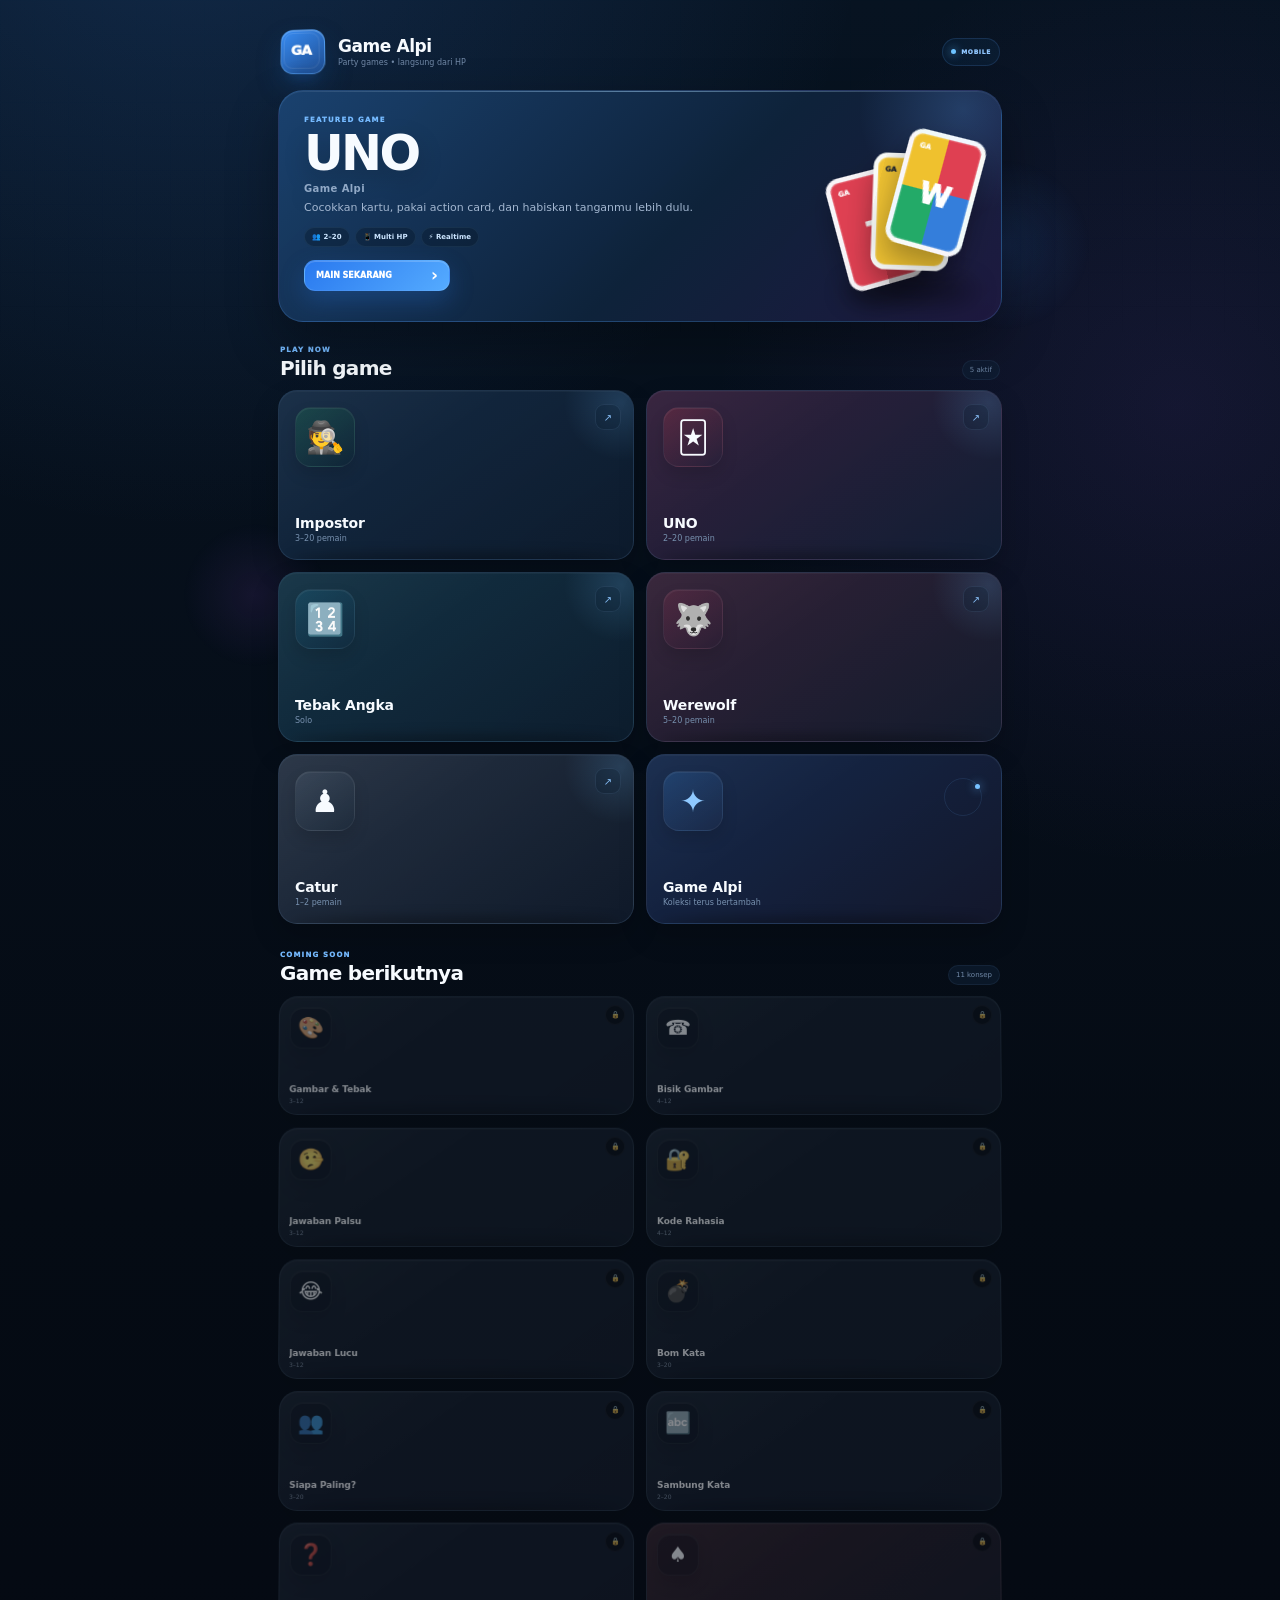
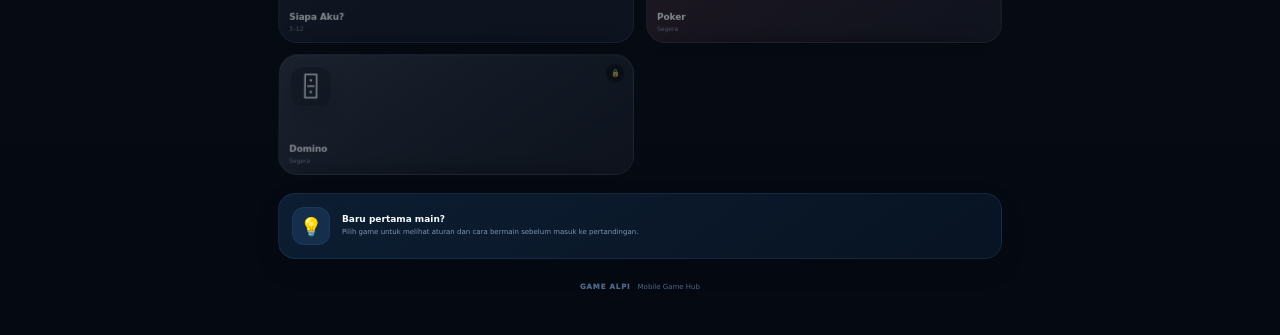
<file: index.html>
<!DOCTYPE html>
<html lang="id">
<head>
  <meta charset="UTF-8">
  <meta name="viewport" content="width=device-width,initial-scale=1,viewport-fit=cover">
  <meta name="theme-color" content="#050b14">
  <title>Game Alpi</title>
  <link rel="stylesheet" href="style.css">
</head>
<body>
<main class="hub">
  <div class="ambient ambient-a" aria-hidden="true"></div>
  <div class="ambient ambient-b" aria-hidden="true"></div>

  <header class="app-header">
    <div class="brand-mark" data-dev-trigger title="Game Alpi"><span>GA</span></div>
    <div class="brand-copy">
      <strong data-dev-trigger>Game Alpi</strong>
      <span>Party games • langsung dari HP</span>
    </div>
    <div class="header-badge"><i></i><span>MOBILE</span></div>
  </header>

  <section class="featured">
    <div class="featured-copy">
      <span class="featured-kicker">FEATURED GAME</span>
      <h1>UNO <small>Game Alpi</small></h1>
      <p>Cocokkan kartu, pakai action card, dan habiskan tanganmu lebih dulu.</p>
      <div class="featured-meta">
        <span>👥 2–20</span><span>📱 Multi HP</span><span>⚡ Realtime</span>
      </div>
      <a href="uno/" class="featured-play"><span>MAIN SEKARANG</span><b>›</b></a>
    </div>
    <div class="featured-art" aria-hidden="true">
      <div class="art-shadow"></div>
      <div class="mini-card card-red"><small>GA</small><strong>7</strong></div>
      <div class="mini-card card-yellow"><small>GA</small><strong>+2</strong></div>
      <div class="mini-card card-wild"><small>GA</small><strong>W</strong></div>
    </div>
  </section>

  <div class="section-row">
    <div><span class="section-kicker">PLAY NOW</span><h2>Pilih game</h2></div>
    <span class="section-count">5 aktif</span>
  </div>

  <section class="game-grid active-grid">
    <a class="game-tile impostor" href="impostor/"><div class="tile-shine"></div><div class="tile-icon">🕵️</div><div class="tile-copy"><strong>Impostor</strong><span>3–20 pemain</span></div><div class="tile-arrow">↗</div></a>
    <a class="game-tile uno" href="uno/"><div class="tile-shine"></div><div class="tile-icon">🃏</div><div class="tile-copy"><strong>UNO</strong><span>2–20 pemain</span></div><div class="tile-arrow">↗</div></a>
    <a class="game-tile number" href="tebak-angka/"><div class="tile-shine"></div><div class="tile-icon">🔢</div><div class="tile-copy"><strong>Tebak Angka</strong><span>Solo</span></div><div class="tile-arrow">↗</div></a>
    <a class="game-tile werewolf" href="werewolf/"><div class="tile-shine"></div><div class="tile-icon">🐺</div><div class="tile-copy"><strong>Werewolf</strong><span>5–20 pemain</span></div><div class="tile-arrow">↗</div></a>
    <a class="game-tile chess" href="catur/"><div class="tile-shine"></div><div class="tile-icon">♟️</div><div class="tile-copy"><strong>Catur</strong><span>1–2 pemain</span></div><div class="tile-arrow">↗</div></a>
    <div class="game-tile collection-card" aria-hidden="true"><div class="tile-icon">✦</div><div class="tile-copy"><strong>Game Alpi</strong><span>Koleksi terus bertambah</span></div><div class="mini-orbit"></div></div>
  </section>

  <div class="section-row upcoming-head">
    <div><span class="section-kicker">COMING SOON</span><h2>Game berikutnya</h2></div>
    <span class="section-count">11 konsep</span>
  </div>

  <section id="upcomingGames" class="game-grid upcoming-grid">
    <div class="game-tile locked"><div class="lock-chip">🔒</div><div class="tile-icon">🎨</div><div class="tile-copy"><strong>Gambar & Tebak</strong><span>3–12</span></div></div>
    <div class="game-tile locked"><div class="lock-chip">🔒</div><div class="tile-icon">☎️</div><div class="tile-copy"><strong>Bisik Gambar</strong><span>4–12</span></div></div>
    <div class="game-tile locked"><div class="lock-chip">🔒</div><div class="tile-icon">🤥</div><div class="tile-copy"><strong>Jawaban Palsu</strong><span>3–12</span></div></div>
    <div class="game-tile locked"><div class="lock-chip">🔒</div><div class="tile-icon">🔐</div><div class="tile-copy"><strong>Kode Rahasia</strong><span>4–12</span></div></div>
    <div class="game-tile locked"><div class="lock-chip">🔒</div><div class="tile-icon">😂</div><div class="tile-copy"><strong>Jawaban Lucu</strong><span>3–12</span></div></div>
    <div class="game-tile locked"><div class="lock-chip">🔒</div><div class="tile-icon">💣</div><div class="tile-copy"><strong>Bom Kata</strong><span>3–20</span></div></div>
    <div class="game-tile locked"><div class="lock-chip">🔒</div><div class="tile-icon">👥</div><div class="tile-copy"><strong>Siapa Paling?</strong><span>3–20</span></div></div>
    <div class="game-tile locked"><div class="lock-chip">🔒</div><div class="tile-icon">🔤</div><div class="tile-copy"><strong>Sambung Kata</strong><span>2–20</span></div></div>
    <div class="game-tile locked"><div class="lock-chip">🔒</div><div class="tile-icon">❓</div><div class="tile-copy"><strong>Siapa Aku?</strong><span>3–12</span></div></div>
    <div class="game-tile locked poker"><div class="lock-chip">🔒</div><div class="tile-icon">♠️</div><div class="tile-copy"><strong>Poker</strong><span>Segera</span></div></div>
    <div class="game-tile locked domino"><div class="lock-chip">🔒</div><div class="tile-icon">🁫</div><div class="tile-copy"><strong>Domino</strong><span>Segera</span></div></div>
  </section>

  <section class="quick-guide">
    <div class="guide-icon">💡</div>
    <div><strong>Baru pertama main?</strong><p>Pilih game untuk melihat aturan dan cara bermain sebelum masuk ke pertandingan.</p></div>
  </section>

  <footer><span>GAME ALPI</span><small>Mobile Game Hub</small></footer>
</main>
<script src="developer.js"></script>
</body>
</html>
</file>
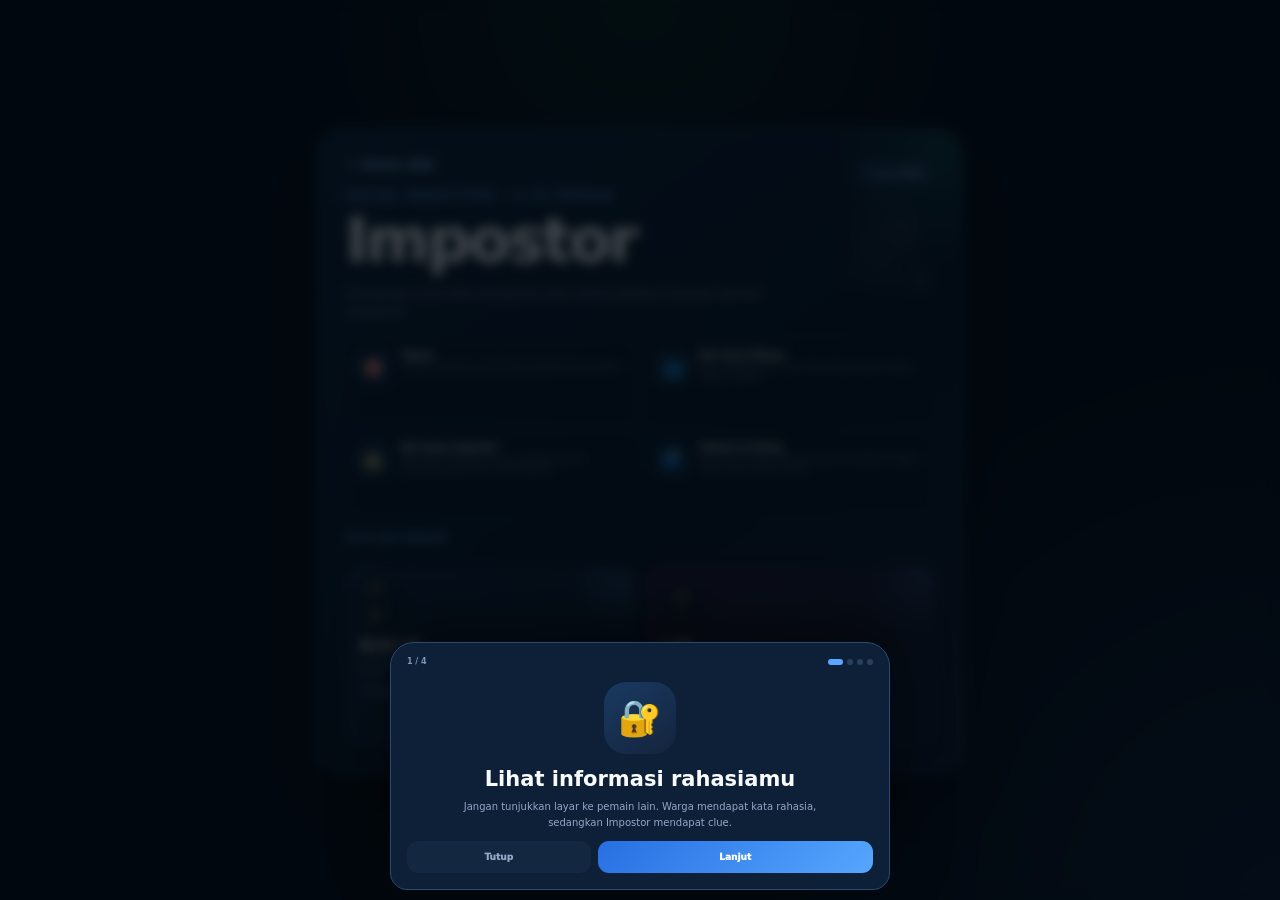
<file: impostor/index.html>
<!DOCTYPE html>
<html lang="id">
<head>
  <meta charset="UTF-8">
  <meta name="viewport" content="width=device-width,initial-scale=1,viewport-fit=cover">
  <meta name="theme-color" content="#07111f">
  <title>Impostor • Game Alpi</title>
  <link rel="stylesheet" href="style.css">
</head>
<body>
<main class="app">
<section class="card intro-card">
  <div class="intro-top">
    <a class="back-link" href="../">← Game Alpi</a>
    <button id="openTutorialBtn" class="intro-help">? Cara Main</button>
  </div>

  <p class="eyebrow">SOCIAL DEDUCTION • 3–20 PEMAIN</p>
  <h1>Impostor</h1>
  <p class="subtitle">Cari pemain yang tidak mengetahui kata rahasia sebelum Impostor berhasil menyamar.</p>

  <section class="how-summary">
    <div class="summary-item">
      <span>🎯</span>
      <div><strong>Tujuan</strong><p>Diskusikan petunjuk, lalu pilih siapa yang paling mencurigakan.</p></div>
    </div>
    <div class="summary-item citizen">
      <span>👥</span>
      <div><strong>Jika kamu Warga</strong><p>Kamu mendapat kata rahasia. Beri petunjuk tanpa menyebut katanya langsung.</p></div>
    </div>
    <div class="summary-item spy">
      <span>🕵️</span>
      <div><strong>Jika kamu Impostor</strong><p>Kamu tidak mengetahui kata asli. Gunakan clue dan pembicaraan pemain lain untuk menyamar.</p></div>
    </div>
    <div class="summary-item">
      <span>🗳️</span>
      <div><strong>Diskusi & Voting</strong><p>Game akan memberi tahu siapa yang bicara pertama. Setelah diskusi selesai, lakukan voting.</p></div>
    </div>
  </section>

  <p class="mode-label">PILIH CARA BERMAIN</p>
  <div class="mode-grid mode-grid-clear">
    <a class="mode-choice" href="multi.html?from=mode">
      <span class="mode-emoji">📱📱</span>
      <strong>Multi HP</strong>
      <small>Setiap pemain menggunakan HP sendiri. Cocok untuk bermain bersama teman.</small>
      <b>2 langkah: Buat Room → Bagikan kode</b>
    </a>
    <a class="mode-choice" href="single.html">
      <span class="mode-emoji">📱</span>
      <strong>1 HP</strong>
      <small>Satu HP dioper bergantian untuk melihat role dan voting.</small>
      <b>Tidak membutuhkan room online</b>
    </a>
  </div>
</section>
</main>

<div id="tutorialModal" class="tutorial-modal hidden">
  <div class="tutorial-sheet">
    <div class="tutorial-progress"><span id="tutorialStepText">1 / 4</span><div id="tutorialDots"></div></div>

    <div class="tutorial-slide" data-slide="0">
      <div class="tutorial-visual">🔐</div>
      <h2>Lihat informasi rahasiamu</h2>
      <p>Jangan tunjukkan layar ke pemain lain. Warga mendapat kata rahasia, sedangkan Impostor mendapat clue.</p>
    </div>
    <div class="tutorial-slide hidden" data-slide="1">
      <div class="tutorial-visual">💬</div>
      <h2>Beri petunjuk bergantian</h2>
      <p>Game menentukan pemain yang bicara pertama. Jangan sebut kata asli secara langsung.</p>
    </div>
    <div class="tutorial-slide hidden" data-slide="2">
      <div class="tutorial-visual">🔎</div>
      <h2>Cari yang mencurigakan</h2>
      <p>Dengarkan petunjuk pemain lain. Impostor berusaha memberikan jawaban aman agar tidak ketahuan.</p>
    </div>
    <div class="tutorial-slide hidden" data-slide="3">
      <div class="tutorial-visual">🗳️</div>
      <h2>Voting dan lihat hasil</h2>
      <p>Pilih pemain yang menurutmu Impostor. Jika semua Impostor tersingkir, Warga menang.</p>
    </div>

    <div class="tutorial-actions">
      <button id="tutorialSkipBtn">Tutup</button>
      <button id="tutorialNextBtn">Lanjut</button>
    </div>
  </div>
</div>

<script src="index.js"></script>
</body>
</html>
</file>
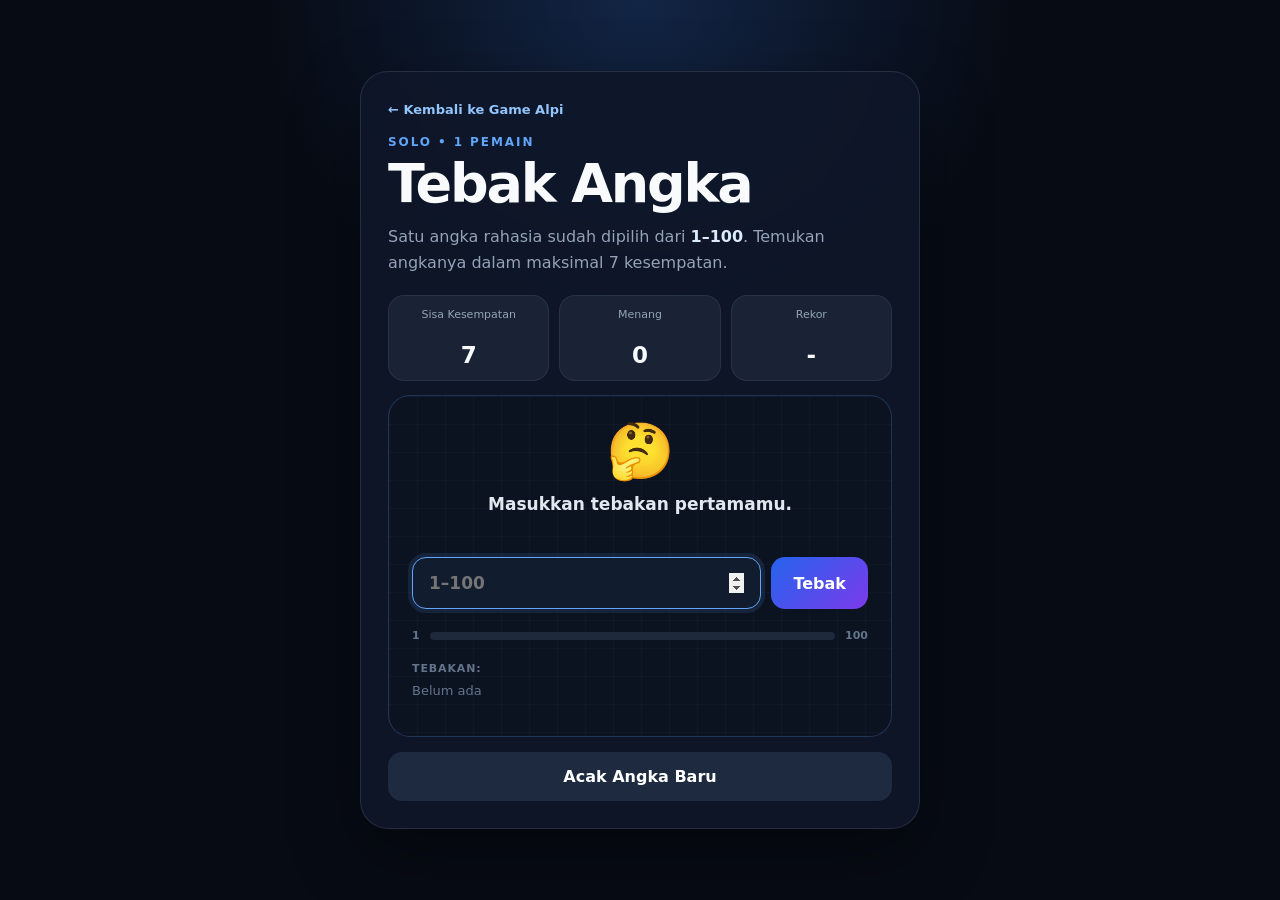
<file: tebak-angka/index.html>
<!DOCTYPE html>
<html lang="id">
<head>
  <meta charset="UTF-8">
  <meta name="viewport" content="width=device-width, initial-scale=1.0">
  <meta name="theme-color" content="#07111f">
  <title>Tebak Angka • Game Alpi</title>
  <link rel="stylesheet" href="style.css">
</head>
<body>
  <main class="app">
    <section class="card">
      <a class="back-link" href="../">← Kembali ke Game Alpi</a>

      <p class="eyebrow">SOLO • 1 PEMAIN</p>
      <h1>Tebak Angka</h1>
      <p class="subtitle">
        Satu angka rahasia sudah dipilih dari <strong>1–100</strong>.
        Temukan angkanya dalam maksimal 7 kesempatan.
      </p>

      <div class="stats">
        <div class="stat">
          <span>Sisa Kesempatan</span>
          <strong id="attempts">7</strong>
        </div>
        <div class="stat">
          <span>Menang</span>
          <strong id="wins">0</strong>
        </div>
        <div class="stat">
          <span>Rekor</span>
          <strong id="best">-</strong>
        </div>
      </div>

      <div class="game-box">
        <div id="icon" class="big-icon">🤔</div>
        <p id="message" class="message">Masukkan tebakan pertamamu.</p>

        <div class="input-row">
          <input
            id="guessInput"
            type="number"
            min="1"
            max="100"
            inputmode="numeric"
            placeholder="1–100"
            aria-label="Masukkan angka 1 sampai 100"
          >
          <button id="guessBtn" class="primary-btn">Tebak</button>
        </div>

        <div class="range">
          <span>1</span>
          <div class="range-track">
            <div id="rangeFill" class="range-fill"></div>
          </div>
          <span>100</span>
        </div>

        <div class="history-wrap">
          <span class="history-label">Tebakan:</span>
          <div id="history" class="history">
            <span class="empty-history">Belum ada</span>
          </div>
        </div>
      </div>

      <button id="newGameBtn" class="secondary-btn">Acak Angka Baru</button>
    </section>
  </main>

  <script src="script.js"></script>
</body>
</html>
</file>
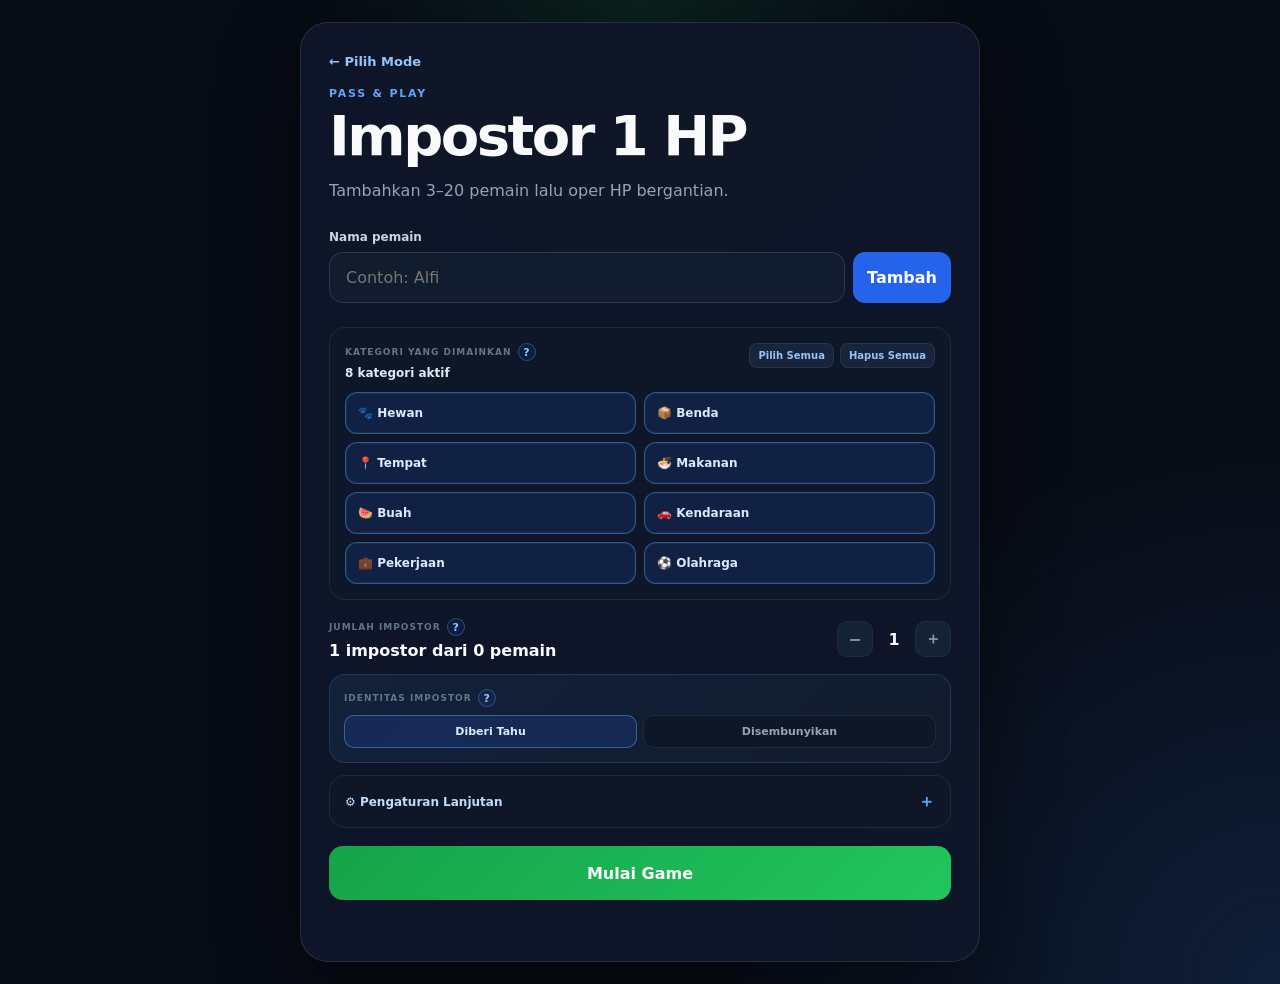
<file: impostor/single.html>
<!DOCTYPE html>
<html lang="id"><head><meta charset="utf-8"/><meta content="width=device-width,initial-scale=1.0" name="viewport"/><meta content="#07111f" name="theme-color"/><title>Impostor 1 HP • Game Alpi</title><link href="style.css" rel="stylesheet"/></head><body><main class="app"><section class="card"><a class="back-link" href="index.html">← Pilih Mode</a>
<section id="singleSetup"><p class="eyebrow">PASS &amp; PLAY</p><h1>Impostor 1 HP</h1><p class="subtitle">Tambahkan 3–20 pemain lalu oper HP bergantian.</p><label class="label">Nama pemain</label><div class="single-input-row"><input class="text-input" id="singleName" maxlength="20" placeholder="Contoh: Alfi"/><button class="tiny-add" id="addPlayer">Tambah</button></div><div class="players-list single-list" id="singlePlayers"></div>
<div class="category-section single-space"><div class="category-head"><div><span class="label-small setting-label-with-help">KATEGORI YANG DIMAINKAN<button aria-label="Penjelasan Kategori Yang Dimainkan" class="help-icon" data-help="Pilih kategori yang boleh muncul saat kata diacak. Kamu bisa mengaktifkan satu atau beberapa kategori sekaligus." type="button">?</button></span><strong id="singleCategorySummary">8 kategori aktif</strong></div><div class="category-actions"><button class="tiny-btn" id="singleSelectAll">Pilih Semua</button><button class="tiny-btn" id="singleClearAll">Hapus Semua</button></div></div><div class="category-grid" id="singleCategoryGrid"><label class="category-option"><input checked="" type="checkbox" value="Hewan"/><span>🐾 Hewan</span></label><label class="category-option"><input checked="" type="checkbox" value="Benda"/><span>📦 Benda</span></label><label class="category-option"><input checked="" type="checkbox" value="Tempat"/><span>📍 Tempat</span></label><label class="category-option"><input checked="" type="checkbox" value="Makanan"/><span>🍜 Makanan</span></label><label class="category-option"><input checked="" type="checkbox" value="Buah"/><span>🍉 Buah</span></label><label class="category-option"><input checked="" type="checkbox" value="Kendaraan"/><span>🚗 Kendaraan</span></label><label class="category-option"><input checked="" type="checkbox" value="Pekerjaan"/><span>💼 Pekerjaan</span></label><label class="category-option"><input checked="" type="checkbox" value="Olahraga"/><span>⚽ Olahraga</span></label></div></div>
<div class="control-head impostor-control"><div><span class="label-small setting-label-with-help">JUMLAH IMPOSTOR<button aria-label="Penjelasan Jumlah Impostor" class="help-icon" data-help="Menentukan berapa pemain yang menjadi Impostor. Batas maksimal menyesuaikan jumlah pemain yang ikut." type="button">?</button></span><strong id="singleImpHelp">1 impostor</strong></div><div class="stepper"><button id="singleMinus">−</button><strong id="singleImp">1</strong><button id="singlePlus">＋</button></div></div>
<div class="setting-box primary-identity-setting"><span class="label-small setting-label-with-help">IDENTITAS IMPOSTOR<button aria-label="Penjelasan Identitas Impostor" class="help-icon" data-help="Diberi Tahu: Impostor tahu role-nya. Disembunyikan: semua pemain mendapat tampilan netral dan Impostor otomatis hanya mendapat 1 clue." type="button">?</button></span><div class="segmented"><button class="segment active" id="singleKnowsYes">Diberi Tahu</button><button class="segment" id="singleKnowsNo">Disembunyikan</button></div></div><details class="advanced-settings" id="singleAdvancedSettings"><summary>⚙ Pengaturan Lanjutan</summary><div class="game-settings-grid">

<div class="setting-box"><span class="label-small setting-label-with-help">JUMLAH CLUE<button aria-label="Penjelasan Jumlah Clue" class="help-icon" data-help="Menentukan banyaknya clue yang diterima Impostor. Jika identitas Impostor disembunyikan, jumlah clue otomatis dikunci menjadi 1." type="button">?</button></span><div class="stepper setting-stepper"><button id="singleMinusClue">−</button><strong id="singleClueCount">2</strong><button id="singlePlusClue">＋</button></div><p class="setting-help hidden" id="singleClueLock">🔒 Dikunci 1 karena identitas disembunyikan.</p></div>
<div class="setting-box"><span class="label-small setting-label-with-help">KATEGORI UNTUK IMPOSTOR<button aria-label="Penjelasan Kategori Untuk Impostor" class="help-icon" data-help="Tentukan apakah Impostor boleh melihat kategori kata, misalnya Hewan, Tempat, atau Makanan." type="button">?</button></span><div class="segmented"><button class="segment active" id="singleShowCatYes">Tampilkan</button><button class="segment" id="singleShowCatNo">Sembunyikan</button></div></div>
<div class="setting-box"><span class="label-small setting-label-with-help">KESULITAN CLUE<button aria-label="Penjelasan Kesulitan Clue" class="help-icon" data-help="Mudah memberi clue yang lebih dekat dengan jawaban. Normal seimbang. Sulit memberi clue yang lebih umum dan samar." type="button">?</button></span><select class="setting-select" id="singleDifficulty"><option value="easy">Mudah</option><option selected="" value="normal">Normal</option><option value="hard">Sulit</option></select></div>
<div class="setting-box"><span class="label-small setting-label-with-help">TIMER DISKUSI<button aria-label="Penjelasan Timer Diskusi" class="help-icon" data-help="Menentukan lama waktu diskusi sebelum voting. Pilih Tanpa batas jika kalian ingin mengatur waktunya sendiri." type="button">?</button></span><select class="setting-select" id="singleTimer"><option value="0">Tanpa batas</option><option value="60">1 menit</option><option value="120">2 menit</option><option selected="" value="180">3 menit</option><option value="300">5 menit</option></select></div>
<div class="setting-box"><span class="label-small setting-label-with-help">JIKA VOTING SERI<button aria-label="Penjelasan Jika Voting Seri" class="help-icon" data-help="Menentukan aturan ketika dua atau lebih pemain mendapat suara tertinggi yang sama: voting ulang, tidak ada eliminasi, atau Impostor menang." type="button">?</button></span><select class="setting-select" id="singleTieRule"><option value="revote">Voting ulang</option><option value="no_elimination">Tidak ada eliminasi</option><option value="impostor_win">Impostor menang</option></select></div>
<div class="setting-box"><span class="label-small setting-label-with-help">SISTEM SKOR<button aria-label="Penjelasan Sistem Skor" class="help-icon" data-help="Aktif akan menghitung poin dan klasemen. Nonaktif cocok untuk permainan santai tanpa kompetisi." type="button">?</button></span><div class="segmented"><button class="segment active" id="singleScoreYes">Aktif</button><button class="segment" id="singleScoreNo">Nonaktif</button></div></div>
<div class="setting-box"><span class="label-small setting-label-with-help">JUMLAH GAME<button aria-label="Penjelasan Jumlah Game" class="help-icon" data-help="Menentukan berapa game yang dimainkan sebelum hasil akhir. Tanpa batas berarti host sendiri yang mengakhiri pertandingan." type="button">?</button></span><select class="setting-select" id="singleMatchTarget"><option value="1">1 game</option><option value="3">3 game</option><option value="5">5 game</option><option value="0">Tanpa batas</option></select></div>
</div></details><button class="start-btn" id="singleStart">Mulai Game</button><p class="form-message" id="singleMsg"></p></section>
<section class="hidden" id="singlePass"><p class="eyebrow">OPER HP</p><h1>Berikan HP ke</h1><div class="pass-card"><div class="pulse-ring">📱</div><strong id="passName">...</strong><p>Pastikan pemain lain tidak melihat.</p></div><button class="primary-btn" id="openRole">Saya Siap Melihat</button></section>
<section class="hidden" id="singleRole"><p class="eyebrow">INFORMASI RAHASIA</p><h1 id="rolePlayer">...</h1><div class="role-card" id="localRoleCard"><span class="role-label" id="localRoleLabel">PERANMU</span><h2 class="role-name-compact" id="localRoleName">...</h2><div class="category-pill" id="localCategoryWrap">Kategori: <strong id="localCategory">...</strong></div><div class="secret-box"><span id="localSecretLabel">KATA RAHASIA</span><strong id="localSecret">...</strong></div><p id="localDesc"></p></div><button class="primary-btn" id="hideRole">Sembunyikan &amp; Oper HP</button></section>
<section class="hidden" id="singleDiscuss"><p class="eyebrow">DISKUSI</p><h1>Semua Sudah Siap</h1><div class="discussion-box"><div class="pulse-ring">💬</div><h2>Mulai berdiskusi</h2><p>Setelah selesai, pilih metode voting.</p><div class="discussion-timer" id="singleDiscussionTimer">Tanpa batas</div><div class="first-speaker-box">🎙️ Yang bicara pertama: <strong id="singleFirstSpeaker">Menentukan...</strong></div></div><div class="single-vote-choice"><button class="start-btn" id="beginLocalVote">Voting di HP</button><button class="secondary-btn" id="beginRealLifeVote">Voting Langsung / Real Life</button></div></section>
<section class="hidden" id="singleRealLife"><p class="eyebrow">VOTING REAL LIFE</p><h1>Sudah Selesai Voting?</h1><div class="confirm-box" id="realLifeConfirmBox"><strong>Reveal akan membuka semua rahasia</strong><p>Pastikan voting langsung sudah selesai.</p></div><button class="danger-btn" id="revealRealLife">Reveal Impostor Sekarang</button><div class="hidden" id="realLifeRevealBox"><div class="result-hero"><span>IMPOSTOR</span><strong id="realLifeImpostors">...</strong><p>Kata rahasia: <b id="realLifeWord">...</b></p></div><p class="label">Siapa pemenang game?</p><div class="real-life-winner-grid"><button class="primary-btn" id="realLifeCivilianWin">Warga Menang</button><button class="secondary-btn" id="realLifeImpostorWin">Impostor Menang</button></div></div></section>
<section class="hidden" id="singleVotePass"><p class="eyebrow">OPER HP</p><h1>Giliran Voting</h1><div class="pass-card"><div class="pulse-ring">🗳️</div><strong id="votePassName">...</strong><p>Berikan HP hanya kepada pemain ini.</p></div><button class="primary-btn" id="openLocalVote">Buka Voting Saya</button></section>
<section class="hidden" id="singleVote"><p class="eyebrow">VOTING RAHASIA</p><h1 id="voteName">...</h1><div class="vote-options" id="localVoteOptions"></div><button class="primary-btn" disabled="" id="saveLocalVote">Simpan Vote</button></section>
<section class="hidden" id="singleResult"><p class="eyebrow">HASIL</p><h1 id="localWinner">...</h1><div class="result-hero"><span>HASIL VOTING</span><strong id="localElim">...</strong><p id="localDetail"></p></div><div class="result-grid"><div class="result-info"><span>KATA</span><strong id="localWord">...</strong></div><div class="result-info"><span>KATEGORI</span><strong id="localCatResult">...</strong></div></div><div class="score-section" id="localScoreSection"><span class="label-small">KLASEMEN</span><div class="scoreboard" id="localScore"></div></div><button class="primary-btn" id="localAgain">Lanjut</button><button class="secondary-btn" id="localFinish">Selesai Pertandingan</button></section>
<section class="hidden" id="singleFinal"><p class="eyebrow">HASIL AKHIR</p><h1 id="localFinalTitle">🏆 Pemenang</h1><div class="podium" id="localPodium"></div><a class="primary-btn final-link" href="index.html" id="singleFinishBack">Kembali ke Pilih Mode</a></section>
</section></main><div aria-live="polite" class="help-popover hidden" id="helpPopover" role="tooltip"></div><script src="single.js"></script></body></html>
</file>
<file: style.css>
*{box-sizing:border-box}
:root{--bg:#050b14;--panel:#0d1c2f;--text:#f7fbff;--muted:#7890ad;--blue:#65b4ff;--line:rgba(137,181,231,.13)}
html,body{margin:0;min-height:100%;font-family:Inter,ui-sans-serif,system-ui,-apple-system,BlinkMacSystemFont,"Segoe UI",sans-serif;color:var(--text);background:#050b14}
body{overflow-x:hidden;background:radial-gradient(circle at 15% -8%,rgba(55,123,214,.23),transparent 29%),radial-gradient(circle at 92% 21%,rgba(121,68,198,.12),transparent 24%),linear-gradient(180deg,#071321 0,#050b14 62%,#050912 100%)}
body:before{content:"";position:fixed;inset:0;pointer-events:none;opacity:.25;background-image:linear-gradient(rgba(103,158,218,.035) 1px,transparent 1px),linear-gradient(90deg,rgba(103,158,218,.035) 1px,transparent 1px);background-size:34px 34px;mask-image:linear-gradient(to bottom,rgba(0,0,0,.8),transparent 72%)}
a{color:inherit;text-decoration:none;-webkit-tap-highlight-color:transparent}button{font:inherit}
.hub{position:relative;width:min(760px,100%);min-height:100vh;margin:auto;padding:14px 12px max(30px,env(safe-area-inset-bottom));isolation:isolate}
.ambient{position:absolute;z-index:-1;border-radius:50%;pointer-events:none}.ambient-a{width:180px;height:180px;right:-75px;top:155px;background:radial-gradient(circle,rgba(48,129,229,.13),transparent 67%);animation:ambientDrift 8s ease-in-out infinite alternate}.ambient-b{width:150px;height:150px;left:-80px;top:520px;background:radial-gradient(circle,rgba(157,78,221,.10),transparent 68%);animation:ambientDrift 10s ease-in-out infinite alternate-reverse}
.app-header{display:grid;grid-template-columns:48px 1fr auto;align-items:center;gap:10px;padding:7px 2px 16px;animation:hubRise .46s ease both}
.brand-mark{position:relative;display:grid;place-items:center;width:45px;height:45px;border:1px solid rgba(123,190,255,.42);border-radius:13px;color:#fff;background:linear-gradient(145deg,#378cf3,#1f4d91);box-shadow:0 12px 24px rgba(20,72,135,.34),inset 0 1px rgba(255,255,255,.22);transform:perspective(180px) rotateX(7deg) rotateY(-8deg);transform-style:preserve-3d;cursor:default}
.brand-mark:before{content:"";position:absolute;inset:4px;border:1px solid rgba(255,255,255,.10);border-radius:9px;transform:translateZ(7px)}.brand-mark:after{content:"";position:absolute;left:7px;right:7px;bottom:-5px;height:8px;border-radius:50%;background:rgba(20,67,128,.48);filter:blur(4px);z-index:-1}.brand-mark span{font-size:13px;font-weight:1000;letter-spacing:-.04em;transform:translateZ(10px)}
.brand-copy{min-width:0}.brand-copy strong{display:block;width:max-content;max-width:100%;font-size:17px;letter-spacing:-.025em}.brand-copy span{display:block;margin-top:2px;color:#7188a6;font-size:8px}
.header-badge{display:flex;align-items:center;gap:5px;min-width:48px;height:28px;padding:0 8px;border:1px solid rgba(95,170,250,.16);border-radius:999px;color:#91c7ff;background:rgba(24,75,128,.15);font-size:6px;font-weight:1000;letter-spacing:.11em}.header-badge i{width:5px;height:5px;border-radius:50%;background:#6dc3ff;box-shadow:0 0 10px #55b6ff}
.featured{position:relative;min-height:206px;overflow:hidden;padding:19px;border:1px solid rgba(94,166,252,.20);border-radius:25px;background:linear-gradient(135deg,rgba(27,67,113,.96),rgba(14,35,59,.98) 56%,rgba(31,25,64,.96));box-shadow:0 22px 52px rgba(0,0,0,.30),inset 0 1px rgba(255,255,255,.06);transform:perspective(900px) rotateX(.7deg);transform-origin:center bottom;animation:hubRise .52s .05s ease both}
.featured:before{content:"";position:absolute;width:220px;height:220px;right:-72px;top:-92px;border-radius:50%;background:radial-gradient(circle,rgba(91,174,255,.22),transparent 67%)}.featured:after{content:"";position:absolute;left:0;right:0;top:0;height:1px;background:linear-gradient(90deg,transparent,rgba(161,213,255,.45),transparent)}
.featured-copy{position:relative;z-index:3;width:68%}.featured-kicker,.section-kicker{display:block;color:#75baff;font-size:7px;font-weight:1000;letter-spacing:.17em}.featured h1{margin:8px 0 7px;font-size:38px;line-height:.9;letter-spacing:-.055em;text-shadow:0 8px 24px rgba(0,0,0,.22)}.featured h1 small{display:block;margin-top:8px;color:#91a9c6;font-size:10px;letter-spacing:.04em}.featured p{margin:0;color:#a2b6d0;font-size:9px;line-height:1.5}.featured-meta{display:flex;flex-wrap:wrap;gap:5px;margin-top:10px}.featured-meta span{padding:5px 7px;border:1px solid rgba(141,198,255,.08);border-radius:999px;color:#cce5ff;background:rgba(5,16,29,.32);font-size:7px;font-weight:850}
.featured-play{display:flex;align-items:center;justify-content:space-between;width:146px;margin-top:13px;padding:10px 11px;border:1px solid rgba(182,223,255,.14);border-radius:11px;color:#fff;background:linear-gradient(135deg,#2979ef,#55abff);box-shadow:0 10px 24px rgba(39,118,226,.28),inset 0 1px rgba(255,255,255,.18);font-size:8px;font-weight:1000;transition:.14s ease}.featured-play:active{transform:translateY(2px);box-shadow:0 5px 12px rgba(39,118,226,.24)}.featured-play b{font-size:17px;line-height:.5}
.featured-art{position:absolute;z-index:2;right:10px;bottom:11px;width:117px;height:154px;perspective:500px;transform-style:preserve-3d}.art-shadow{position:absolute;left:7px;right:-3px;bottom:0;height:25px;border-radius:50%;background:rgba(0,0,0,.38);filter:blur(10px)}
.mini-card{position:absolute;display:grid;grid-template-rows:auto 1fr;width:66px;height:99px;padding:6px;border:4px solid rgba(249,252,255,.96);border-radius:12px;color:#fff;box-shadow:0 13px 24px rgba(0,0,0,.31),inset 0 0 0 1px rgba(255,255,255,.18);transform-style:preserve-3d}.mini-card small{font-size:6px;font-weight:1000}.mini-card strong{display:grid;place-items:center;font-size:24px;font-weight:1000}
.card-red{left:0;top:38px;background:#df4052;transform:rotateZ(-15deg) rotateY(7deg);animation:cardFloat 4.1s ease-in-out infinite}.card-yellow{left:31px;top:24px;color:#172033;background:#f0c332;transform:rotateZ(2deg) translateZ(8px);animation:cardFloat 4.7s .4s ease-in-out infinite}.card-wild{left:53px;top:8px;background:conic-gradient(#df4052 0 25%,#347edb 0 50%,#23aa68 0 75%,#efc12e 0);transform:rotateZ(15deg) rotateY(-7deg) translateZ(14px);animation:cardFloat 5s .8s ease-in-out infinite}
.section-row{display:flex;align-items:end;justify-content:space-between;gap:10px;margin:24px 2px 10px}.section-row h2{margin:2px 0 0;font-size:20px;letter-spacing:-.035em}.section-count{padding:5px 7px;border:1px solid rgba(125,170,218,.09);border-radius:999px;color:#7088a6;background:rgba(16,34,56,.55);font-size:7px}
.game-grid{display:grid;grid-template-columns:repeat(2,minmax(0,1fr));gap:9px;perspective:900px}.game-tile{position:relative;display:flex;min-width:0;min-height:145px;flex-direction:column;justify-content:flex-end;overflow:hidden;padding:13px;border:1px solid var(--line);border-radius:19px;background:#0e1e32;box-shadow:0 13px 28px rgba(0,0,0,.19),inset 0 1px rgba(255,255,255,.035);transform:rotateX(1.3deg) translateZ(0);transform-origin:center bottom;transform-style:preserve-3d;transition:transform .15s ease,box-shadow .15s ease,border-color .15s ease;animation:hubRise .48s ease both}
.active-grid .game-tile:nth-child(1){animation-delay:.08s}.active-grid .game-tile:nth-child(2){animation-delay:.12s}.active-grid .game-tile:nth-child(3){animation-delay:.16s}.active-grid .game-tile:nth-child(4){animation-delay:.20s}.active-grid .game-tile:nth-child(5){animation-delay:.24s}.active-grid .game-tile:nth-child(6){animation-delay:.28s}
.game-tile:before{content:"";position:absolute;inset:0;background:linear-gradient(145deg,rgba(255,255,255,.035),transparent 40%,rgba(0,0,0,.08));pointer-events:none}.game-tile:after{content:"";position:absolute;left:12px;right:12px;bottom:-6px;height:12px;border-radius:50%;background:rgba(0,0,0,.32);filter:blur(6px);z-index:-1}.tile-shine{position:absolute;width:120px;height:120px;right:-48px;top:-48px;border-radius:50%;background:radial-gradient(circle,rgba(112,192,255,.17),transparent 67%)}.game-tile:active{transform:translateY(2px) rotateX(0);box-shadow:0 7px 15px rgba(0,0,0,.22)}
.tile-icon{position:absolute;left:13px;top:13px;display:grid;place-items:center;width:52px;height:52px;border:1px solid rgba(255,255,255,.055);border-radius:16px;background:rgba(3,13,24,.30);box-shadow:inset 0 1px rgba(255,255,255,.06),0 8px 16px rgba(0,0,0,.13);font-size:27px;transform:translateZ(12px)}.tile-copy{position:relative;z-index:2;min-width:0}.tile-copy strong{display:block;overflow:hidden;text-overflow:ellipsis;white-space:nowrap;font-size:12px;letter-spacing:-.01em}.tile-copy span{display:block;margin-top:3px;color:#7891af;font-size:7px}.tile-arrow{position:absolute;right:12px;top:13px;display:grid;place-items:center;width:26px;height:26px;border:1px solid rgba(157,202,248,.10);border-radius:9px;color:#86bdf5;background:rgba(7,23,40,.24);font-size:10px}
.game-tile.impostor{background:linear-gradient(145deg,#132942,#0e1d30)}.game-tile.impostor .tile-icon{background:linear-gradient(145deg,rgba(29,93,79,.52),rgba(12,34,49,.45))}.game-tile.uno{background:linear-gradient(145deg,#321e39,#122038)}.game-tile.uno .tile-icon{background:linear-gradient(145deg,rgba(155,52,74,.33),rgba(35,32,57,.44))}.game-tile.number{background:linear-gradient(145deg,#123143,#0e1f31)}.game-tile.number .tile-icon{background:linear-gradient(145deg,rgba(28,102,134,.34),rgba(17,43,64,.46))}.game-tile.werewolf{background:linear-gradient(145deg,#322035,#141d30)}.game-tile.werewolf .tile-icon{background:linear-gradient(145deg,rgba(122,48,77,.36),rgba(42,29,52,.46))}.game-tile.chess{background:linear-gradient(145deg,#253142,#111c2d)}.game-tile.chess .tile-icon{background:linear-gradient(145deg,rgba(119,139,160,.20),rgba(28,43,59,.45))}
.collection-card{background:linear-gradient(145deg,#14284a,#14192f);pointer-events:none}.collection-card .tile-icon{color:#8fc9ff;background:linear-gradient(145deg,rgba(50,121,197,.28),rgba(34,48,80,.38));animation:iconDrift 3.8s ease-in-out infinite}.mini-orbit{position:absolute;right:19px;top:23px;width:38px;height:38px;border:1px solid rgba(104,183,255,.12);border-radius:50%;animation:orbitSpin 7s linear infinite}.mini-orbit:after{content:"";position:absolute;width:5px;height:5px;right:1px;top:5px;border-radius:50%;background:#77c1ff;box-shadow:0 0 10px #62b4ff}
.upcoming-head{margin-top:27px}.upcoming-grid .game-tile{min-height:104px;padding:10px;opacity:.52;filter:saturate(.65);animation:none;cursor:not-allowed}.upcoming-grid .tile-icon{left:10px;top:10px;width:42px;height:42px;border-radius:13px;font-size:21px}.upcoming-grid .tile-copy strong{padding-right:16px;font-size:9px}.upcoming-grid .tile-copy span{font-size:6px}.lock-chip{position:absolute;z-index:5;right:8px;top:8px;display:grid;place-items:center;width:20px;height:20px;border:1px solid rgba(255,255,255,.05);border-radius:999px;background:rgba(2,9,17,.66);font-size:7px}.game-tile.poker{background:linear-gradient(145deg,#371c2a,#151e2f)}.game-tile.domino{background:linear-gradient(145deg,#223045,#121c2e)}
.quick-guide{display:grid;grid-template-columns:40px 1fr;gap:10px;align-items:center;margin-top:18px;padding:13px;border:1px solid rgba(99,169,243,.11);border-radius:17px;background:linear-gradient(145deg,rgba(16,37,62,.74),rgba(9,24,41,.72));box-shadow:0 10px 26px rgba(0,0,0,.12)}.guide-icon{display:grid;place-items:center;width:38px;height:38px;border:1px solid rgba(116,178,239,.08);border-radius:12px;background:#142e4c;font-size:18px}.quick-guide strong{display:block;font-size:9px}.quick-guide p{margin:3px 0 0;color:#7d95b3;font-size:7px;line-height:1.5}footer{display:flex;align-items:center;justify-content:center;gap:7px;padding:24px 0 2px;color:#4e6685}footer span{font-size:7px;font-weight:1000;letter-spacing:.12em}footer small{font-size:7px}
@keyframes hubRise{from{opacity:0;transform:translateY(12px) scale(.985)}to{opacity:1;transform:translateY(0) scale(1)}}@keyframes cardFloat{0%,100%{margin-top:0}50%{margin-top:-5px}}@keyframes ambientDrift{to{transform:translate3d(-12px,18px,0) scale(1.08)}}@keyframes iconDrift{0%,100%{transform:translateZ(12px) rotate(0)}50%{transform:translateZ(12px) translateY(-3px) rotate(7deg)}}@keyframes orbitSpin{to{transform:rotate(360deg)}}
@media(hover:hover){.game-tile:not(.locked):not(.collection-card):hover{transform:translateY(-4px) rotateX(0deg);border-color:rgba(116,187,255,.28);box-shadow:0 20px 36px rgba(0,0,0,.25)}.featured-play:hover{transform:translateY(-2px)}}
@media(min-width:600px){.hub{padding:22px 18px 42px}.featured{min-height:232px;padding:25px}.featured-copy{width:62%}.featured h1{font-size:49px}.featured p{font-size:11px}.featured-art{right:38px;bottom:28px;transform:scale(1.16)}.game-grid{gap:12px}.game-tile{min-height:170px;padding:16px}.tile-icon{left:16px;top:16px;width:60px;height:60px;font-size:31px}.tile-copy strong{font-size:14px}.tile-copy span{font-size:8px}.upcoming-grid .game-tile{min-height:120px}}
@media(max-width:350px){.featured-copy{width:72%}.featured h1{font-size:32px}.featured-art{right:-5px;transform:scale(.86)}.game-tile{min-height:132px}.tile-copy strong{font-size:10px}.tile-icon{width:46px;height:46px;font-size:23px}}
@media(prefers-reduced-motion:reduce){*,*::before,*::after{animation-duration:.001ms!important;animation-iteration-count:1!important;scroll-behavior:auto!important}}
</file>
<file: impostor/style.css>
*{box-sizing:border-box}:root{font-family:Inter,ui-sans-serif,system-ui,-apple-system,BlinkMacSystemFont,"Segoe UI",sans-serif;color:#f8fafc;background:#070b14}body{margin:0;min-height:100vh;background:radial-gradient(circle at top,rgba(34,197,94,.12),transparent 28%),radial-gradient(circle at bottom right,rgba(59,130,246,.16),transparent 35%),#070b14}button,input{font:inherit}.app{min-height:100vh;display:grid;place-items:center;padding:22px}.card{width:min(100%,580px);padding:28px;border:1px solid rgba(148,163,184,.18);border-radius:28px;background:rgba(15,23,42,.94);box-shadow:0 25px 80px rgba(0,0,0,.42)}.back-link{display:inline-flex;margin-bottom:18px;color:#93c5fd;font-size:13px;font-weight:800;text-decoration:none}.connection-badge{display:inline-flex;align-items:center;gap:8px;margin-bottom:26px;padding:8px 11px;border:1px solid rgba(148,163,184,.16);border-radius:999px;color:#94a3b8;background:#101a2b;font-size:11px;font-weight:800}.connection-badge.connected{color:#9ee6b6;border-color:rgba(74,222,128,.18);background:rgba(22,101,52,.15)}.connection-badge.error{color:#fecaca;border-color:rgba(248,113,113,.22);background:rgba(127,29,29,.16)}.connection-dot{width:8px;height:8px;border-radius:50%;background:currentColor}.eyebrow{margin:0 0 8px;color:#60a5fa;font-size:11px;font-weight:900;letter-spacing:.16em}h1{margin:0;font-size:clamp(38px,8vw,56px);line-height:1;letter-spacing:-.045em}.subtitle{margin:14px 0 26px;color:#94a3b8;line-height:1.65}.label{display:block;margin:0 0 8px;color:#cbd5e1;font-size:12px;font-weight:800}.text-input{width:100%;padding:15px 16px;border:1px solid rgba(148,163,184,.2);border-radius:14px;outline:none;color:#f8fafc;background:#111c2e;font-size:16px}.text-input:focus{border-color:#60a5fa;box-shadow:0 0 0 4px rgba(96,165,250,.1)}.code-input{letter-spacing:.18em;font-size:21px;font-weight:900;text-align:center}.primary-btn,.secondary-btn,.danger-btn{width:100%;min-height:52px;margin-top:12px;border:0;border-radius:14px;color:#fff;cursor:pointer;font-weight:850}.primary-btn{display:flex;align-items:center;justify-content:center;gap:9px;background:linear-gradient(135deg,#2563eb,#4f8ff7)}.secondary-btn{display:flex;align-items:center;justify-content:center;gap:10px;background:#20314b}.danger-btn{color:#fecaca;border:1px solid rgba(248,113,113,.18);background:rgba(127,29,29,.22)}button:disabled{opacity:.55;cursor:wait}.divider{display:flex;align-items:center;gap:12px;margin:27px 0;color:#526177;font-size:10px;font-weight:900}.divider:before,.divider:after{content:"";flex:1;height:1px;background:#213049}.form-message{min-height:20px;margin:13px 0 0;color:#fca5a5;font-size:12px;font-weight:700;line-height:1.5;text-align:center}.hidden{display:none!important}.lobby-head{display:flex;align-items:flex-start;justify-content:space-between;gap:16px}.host-badge{padding:7px 10px;border-radius:999px;color:#fde68a;background:rgba(245,158,11,.13);font-size:10px;font-weight:900;letter-spacing:.12em}.room-code-card{margin:25px 0;padding:21px;border:1px solid rgba(96,165,250,.22);border-radius:20px;background:linear-gradient(135deg,rgba(37,99,235,.10),transparent),#0b1423;text-align:center}.room-code-card>span{display:block;color:#64748b;font-size:10px;font-weight:900;letter-spacing:.14em}.room-code-card strong{display:block;margin:6px 0 13px;color:#f8fafc;font-size:clamp(42px,12vw,62px);line-height:1;letter-spacing:.12em}.copy-btn{padding:9px 13px;border:1px solid rgba(96,165,250,.18);border-radius:10px;color:#bfdbfe;background:rgba(37,99,235,.11);cursor:pointer;font-size:12px;font-weight:800}.players-header{display:flex;align-items:center;justify-content:space-between;gap:14px;margin-bottom:12px}.label-small{display:block;margin-bottom:3px;color:#64748b;font-size:9px;font-weight:900;letter-spacing:.11em}.players-header strong{font-size:15px}.live-pill{display:inline-flex;align-items:center;gap:7px;color:#86efac;font-size:11px;font-weight:800}.live-pill i{width:7px;height:7px;border-radius:50%;background:#4ade80;box-shadow:0 0 0 5px rgba(74,222,128,.08)}.players-list{display:grid;gap:9px}.player-row{display:flex;align-items:center;justify-content:space-between;gap:15px;padding:13px 14px;border:1px solid rgba(148,163,184,.12);border-radius:14px;background:#111c2d}.player-left{display:flex;align-items:center;gap:11px;min-width:0}.avatar{display:grid;place-items:center;width:37px;height:37px;flex:0 0 auto;border-radius:12px;color:#dbeafe;background:#1e3352;font-weight:900;text-transform:uppercase}.player-name{overflow:hidden;font-weight:800;text-overflow:ellipsis;white-space:nowrap}.you{color:#64748b;font-size:10px;font-weight:800}.crown{color:#fde68a;font-size:11px;font-weight:900}.info-box{margin-top:18px;padding:14px 15px;border:1px dashed rgba(96,165,250,.22);border-radius:14px;color:#94a3b8;background:rgba(15,23,42,.55)}.info-box strong{display:block;margin-bottom:4px;color:#dbeafe;font-size:12px}.info-box p{margin:0;font-size:11px;line-height:1.55}@media(max-width:480px){.app{padding:12px}.card{padding:18px;border-radius:22px}.connection-badge{margin-bottom:21px}.room-code-card strong{letter-spacing:.08em}}

.start-btn{
  width:100%;min-height:54px;margin-top:18px;border:0;border-radius:14px;
  color:white;background:linear-gradient(135deg,#16a34a,#22c55e);
  cursor:pointer;font:inherit;font-weight:900;
}
.host-hint{margin:8px 0 0;color:#64748b;font-size:11px;text-align:center}
.game-start-box{
  margin:25px 0;padding:28px 22px;border:1px solid rgba(74,222,128,.2);
  border-radius:22px;background:linear-gradient(135deg,rgba(34,197,94,.08),rgba(37,99,235,.08)),#0b1423;
  text-align:center
}
.pulse-ring{display:grid;place-items:center;width:86px;height:86px;margin:0 auto 18px;border-radius:50%;
  background:#14243b;font-size:40px;box-shadow:0 0 0 10px rgba(74,222,128,.06),0 0 0 20px rgba(74,222,128,.03)}
.game-start-box h2{margin:0 0 10px;font-size:22px}
.game-start-box p{margin:0;color:#94a3b8;line-height:1.6}
.mini-room{display:inline-block;margin-top:18px;padding:8px 11px;border-radius:999px;background:#17243a;color:#cbd5e1;font-size:12px}

.host-controls{margin-top:18px;padding:16px;border:1px solid rgba(96,165,250,.16);border-radius:16px;background:#0d1728}
.control-head{display:flex;align-items:center;justify-content:space-between;gap:16px;margin-bottom:12px}
.stepper{display:flex;align-items:center;gap:10px}
.stepper button{width:36px;height:36px;border:1px solid rgba(148,163,184,.15);border-radius:10px;color:#fff;background:#1b2b43;cursor:pointer;font-weight:900}
.stepper strong{min-width:22px;text-align:center}
.role-card{margin:24px 0;padding:26px;border:1px solid rgba(96,165,250,.2);border-radius:22px;background:linear-gradient(135deg,rgba(37,99,235,.08),rgba(124,58,237,.08)),#0b1423;text-align:center}
.role-card.impostor{border-color:rgba(248,113,113,.28);background:linear-gradient(135deg,rgba(127,29,29,.22),rgba(88,28,135,.12)),#0b1423}
.role-label,.secret-box span{display:block;color:#64748b;font-size:10px;font-weight:900;letter-spacing:.14em}
.role-card h2{margin:10px 0 22px;font-size:clamp(36px,10vw,54px);letter-spacing:-.04em}
.secret-box{padding:18px;border-radius:16px;background:#111d30}
.secret-box strong{display:block;margin-top:6px;font-size:clamp(28px,9vw,44px)}
.role-card p{margin:18px 0 0;color:#94a3b8;line-height:1.55}
.waiting-box,.discussion-box{margin:24px 0;padding:28px 22px;border:1px solid rgba(74,222,128,.18);border-radius:22px;background:#0b1423;text-align:center}
.waiting-box h2,.discussion-box h2{margin:18px 0 8px}
.waiting-box p,.discussion-box p{margin:0;color:#94a3b8;line-height:1.6}

.vote-options{display:grid;gap:10px;margin:20px 0}
.vote-option{display:flex;align-items:center;gap:12px;width:100%;padding:14px;border:1px solid rgba(148,163,184,.14);border-radius:15px;color:#f8fafc;background:#111c2d;cursor:pointer;text-align:left}
.vote-option:hover{border-color:rgba(96,165,250,.4)}
.vote-option.selected{border-color:#60a5fa;background:rgba(37,99,235,.14);box-shadow:0 0 0 3px rgba(96,165,250,.08)}
.vote-radio{display:grid;place-items:center;width:24px;height:24px;flex:0 0 auto;border:2px solid #526177;border-radius:50%}
.vote-option.selected .vote-radio{border-color:#60a5fa}
.vote-option.selected .vote-radio:after{content:"";width:10px;height:10px;border-radius:50%;background:#60a5fa}
.vote-avatar{display:grid;place-items:center;width:40px;height:40px;border-radius:12px;background:#203452;font-weight:900}
.vote-player-name{font-weight:850}
.result-hero{margin:24px 0;padding:26px;border:1px solid rgba(96,165,250,.2);border-radius:22px;background:linear-gradient(135deg,rgba(37,99,235,.09),rgba(124,58,237,.08)),#0b1423;text-align:center}
.result-hero.win-civilian{border-color:rgba(74,222,128,.28);background:linear-gradient(135deg,rgba(22,101,52,.18),rgba(37,99,235,.07)),#0b1423}
.result-hero.win-impostor{border-color:rgba(248,113,113,.28);background:linear-gradient(135deg,rgba(127,29,29,.20),rgba(88,28,135,.10)),#0b1423}
.result-hero>span{display:block;color:#64748b;font-size:10px;font-weight:900;letter-spacing:.14em}
.result-hero>strong{display:block;margin:10px 0;font-size:clamp(34px,9vw,52px);letter-spacing:-.04em}
.result-hero p{margin:0;color:#cbd5e1;line-height:1.55}
.result-grid{display:grid;grid-template-columns:1fr 1fr;gap:10px}
.result-info{padding:15px;border:1px solid rgba(148,163,184,.12);border-radius:15px;background:#111c2d}
.result-info span{display:block;color:#64748b;font-size:9px;font-weight:900;letter-spacing:.1em}
.result-info strong{display:block;margin-top:5px;font-size:16px}
.vote-summary{margin:20px 0;padding:16px;border:1px solid rgba(148,163,184,.12);border-radius:16px;background:#0d1728}
.vote-total-row{display:flex;align-items:center;justify-content:space-between;gap:12px;padding:10px 0;border-bottom:1px solid rgba(148,163,184,.08)}
.vote-total-row:last-child{border-bottom:0}
.vote-total-row strong{font-size:13px}
.vote-total-row span{color:#93c5fd;font-size:12px;font-weight:850}
@media(max-width:480px){.result-grid{grid-template-columns:1fr}}

.category-select{appearance:none;cursor:pointer}
.impostor-control{margin-top:18px}
.category-pill{display:inline-block;margin:0 0 14px;padding:7px 10px;border-radius:999px;color:#bfdbfe;background:rgba(37,99,235,.11);font-size:11px}
.score-preview{margin-top:18px;padding:14px;border:1px solid rgba(148,163,184,.1);border-radius:15px;background:#0b1423}
.score-preview-head{display:flex;align-items:center;justify-content:space-between;gap:10px;margin-bottom:8px}
.tiny-btn{padding:6px 8px;border:1px solid rgba(148,163,184,.12);border-radius:8px;color:#93c5fd;background:#17243a;cursor:pointer;font-size:10px;font-weight:800}
.mini-scoreboard,.scoreboard{display:grid;gap:7px}
.score-row{display:flex;align-items:center;justify-content:space-between;gap:12px;padding:9px 10px;border-radius:11px;background:#111c2d}
.score-left{display:flex;align-items:center;gap:10px;min-width:0}
.rank{display:grid;place-items:center;width:25px;height:25px;border-radius:8px;color:#93c5fd;background:#1b2d49;font-size:11px;font-weight:900}
.score-name{overflow:hidden;font-size:12px;font-weight:850;text-overflow:ellipsis;white-space:nowrap}
.score-points{color:#86efac;font-size:12px;font-weight:900}
.score-section{margin:20px 0;padding:16px;border:1px solid rgba(148,163,184,.12);border-radius:16px;background:#0d1728}
.history-section{margin:0 0 18px;border:1px solid rgba(148,163,184,.12);border-radius:16px;background:#0d1728}
.history-section summary{padding:15px;cursor:pointer;color:#bfdbfe;font-size:12px;font-weight:900}
.history-list{padding:0 15px 15px;display:grid;gap:10px}
.history-card{padding:13px;border-radius:13px;background:#111c2d}
.history-card-head{display:flex;align-items:center;justify-content:space-between;gap:12px;margin-bottom:8px}
.history-round{font-size:12px;font-weight:900}
.history-winner{font-size:10px;font-weight:900}
.history-meta{display:grid;grid-template-columns:1fr 1fr;gap:6px;color:#94a3b8;font-size:10px;line-height:1.45}
.history-meta strong{color:#dbeafe}

.mode-grid{display:grid;grid-template-columns:1fr 1fr;gap:14px;margin-top:24px}.mode-choice{display:block;padding:24px 18px;border:1px solid rgba(148,163,184,.15);border-radius:20px;color:#fff;background:#111c2d;text-decoration:none}.mode-choice:hover{border-color:rgba(96,165,250,.45);transform:translateY(-2px)}.mode-choice>span{display:block;margin-bottom:16px;font-size:34px}.mode-choice strong{display:block;margin-bottom:6px;font-size:18px}.mode-choice small{color:#94a3b8;line-height:1.5}.single-input-row{display:grid;grid-template-columns:1fr auto;gap:8px}.tiny-add{padding:0 14px;border:0;border-radius:12px;color:#fff;background:#2563eb;cursor:pointer;font-weight:850}.single-list{margin:12px 0}.single-space{margin-top:18px}.remove-single{padding:6px 8px;border:0;border-radius:8px;color:#fecaca;background:rgba(127,29,29,.22);cursor:pointer;font-size:10px;font-weight:800}.pass-card{margin:24px 0;padding:28px 20px;border:1px solid rgba(96,165,250,.18);border-radius:22px;background:#0b1423;text-align:center}.pass-card strong{display:block;margin:16px 0 6px;font-size:30px}.pass-card p{margin:0;color:#94a3b8}.podium{display:grid;gap:10px;margin:24px 0}.podium-row{display:flex;align-items:center;justify-content:space-between;gap:12px;padding:16px;border-radius:15px;background:#111c2d}.podium-row:first-child{border:1px solid rgba(250,204,21,.28);background:linear-gradient(135deg,rgba(161,98,7,.16),#111c2d)}.podium-name,.podium-score{font-weight:900}.podium-score{color:#86efac}.final-link{box-sizing:border-box}@media(max-width:520px){.mode-grid{grid-template-columns:1fr}}

/* V9 */
.role-name-compact{margin:8px 0 14px!important;font-size:clamp(22px,5vw,31px)!important;letter-spacing:.01em!important}
.role-card.impostor .role-name-compact{font-size:clamp(28px,7vw,40px)!important}
.secret-box strong{font-size:clamp(36px,9vw,54px)!important}
.category-section{margin-top:4px;padding:15px;border:1px solid rgba(148,163,184,.12);border-radius:16px;background:#0d1728}
.category-head{display:flex;align-items:flex-start;justify-content:space-between;gap:12px;margin-bottom:12px}.category-head strong{display:block;margin-top:3px;color:#dbeafe;font-size:12px}
.category-actions{display:flex;flex-wrap:wrap;gap:6px;justify-content:flex-end}.category-grid{display:grid;grid-template-columns:repeat(2,minmax(0,1fr));gap:8px}
.category-option{position:relative;cursor:pointer}.category-option input{position:absolute;opacity:0;pointer-events:none}.category-option span{display:flex;align-items:center;min-height:42px;padding:10px 12px;border:1px solid rgba(148,163,184,.12);border-radius:12px;color:#94a3b8;background:#111c2d;font-size:12px;font-weight:800}
.category-option input:checked+span{color:#dbeafe;border-color:rgba(96,165,250,.42);background:rgba(37,99,235,.14);box-shadow:inset 0 0 0 1px rgba(96,165,250,.08)}
.single-vote-choice{display:grid;gap:10px}.confirm-box{margin:20px 0;padding:16px;border:1px solid rgba(248,113,113,.20);border-radius:15px;background:rgba(127,29,29,.10)}
.confirm-box strong{display:block;margin-bottom:5px;color:#fecaca}.confirm-box p{margin:0;color:#94a3b8;font-size:12px;line-height:1.55}.real-life-winner-grid{display:grid;grid-template-columns:1fr 1fr;gap:10px}
@media(max-width:520px){.category-head{flex-direction:column}.category-actions{justify-content:flex-start}.category-grid,.real-life-winner-grid{grid-template-columns:1fr}}

/* V10 room settings */
.game-settings-grid{display:grid;gap:10px;margin-top:14px}
.setting-box{padding:13px;border:1px solid rgba(148,163,184,.11);border-radius:14px;background:#111c2d}
.setting-help{margin:7px 0 0;color:#64748b;font-size:10px;line-height:1.45}
.segmented{display:grid;grid-template-columns:1fr 1fr;gap:6px;margin-top:8px}
.segment{padding:9px 8px;border:1px solid rgba(148,163,184,.12);border-radius:10px;color:#94a3b8;background:#0d1728;cursor:pointer;font-size:11px;font-weight:850}
.segment.active{color:#dbeafe;border-color:rgba(96,165,250,.45);background:rgba(37,99,235,.16)}
.setting-stepper{margin-top:8px;justify-content:flex-start}
.role-card.neutral-role{border-color:rgba(148,163,184,.18);background:linear-gradient(135deg,rgba(30,41,59,.3),rgba(37,99,235,.05)),#0b1423}
.role-card.neutral-role .role-name-compact{font-size:clamp(20px,5vw,28px)!important;color:#cbd5e1}
@media(min-width:720px){.game-settings-grid{grid-template-columns:1.35fr .75fr 1fr}}

/* V10.1 — clue otomatis dikunci 1 saat identitas Impostor disembunyikan */
.setting-box.setting-locked{
  opacity:.62;
}
.setting-box.setting-locked .setting-stepper::after{
  content:"Dikunci 1 karena identitas Impostor disembunyikan";
  display:block;
  margin-left:10px;
  color:#94a3b8;
  font-size:9px;
  line-height:1.35;
  max-width:180px;
}

/* V11 final polish */
*,*::before,*::after{box-sizing:border-box}.app,.card,section,.player-row,.player-left,.player-text,.result-info,.setting-box{min-width:0}.card{width:min(100%,680px);overflow:hidden}.subtitle,.player-name,.score-name,.result-info strong,.secret-box strong,.result-hero strong,.history-meta strong{overflow-wrap:anywhere;word-break:break-word}.room-code-card{gap:10px}.room-code-actions{display:flex;gap:6px;flex-wrap:wrap;justify-content:center}.qr-panel{display:grid;justify-items:center;gap:10px;margin:12px 0 18px;padding:16px;border:1px solid rgba(148,163,184,.12);border-radius:16px;background:#fff;color:#0f172a}.qr-panel p{margin:0;color:#475569;font-size:11px;text-align:center}.player-actions{display:flex;align-items:center;gap:7px;flex-wrap:wrap;justify-content:flex-end}.kick-btn{padding:6px 9px;border:1px solid rgba(248,113,113,.24);border-radius:9px;color:#fecaca;background:rgba(127,29,29,.16);cursor:pointer;font-size:10px;font-weight:850}.advanced-settings{margin-top:14px;border:1px solid rgba(148,163,184,.12);border-radius:16px;background:#0d1728;overflow:hidden}.advanced-settings>summary{padding:14px 15px;color:#bfdbfe;cursor:pointer;font-size:12px;font-weight:900}.advanced-settings .game-settings-grid{padding:0 12px 12px;margin:0}.setting-select{width:100%;max-width:100%;margin-top:8px;padding:10px 11px;border:1px solid rgba(148,163,184,.13);border-radius:10px;color:#e2e8f0;background:#0b1423;font:inherit;font-size:11px}.segmented{min-width:0}.segment{min-width:0;white-space:normal;overflow-wrap:anywhere}.discussion-timer{display:inline-block;margin:16px 0 4px;padding:9px 13px;border-radius:999px;color:#bfdbfe;background:#17243a;font-size:14px;font-weight:900;font-variant-numeric:tabular-nums}.discussion-timer.expired{color:#fecaca;background:rgba(127,29,29,.24)}.game-settings-grid{grid-template-columns:repeat(2,minmax(0,1fr))}.category-grid{grid-template-columns:repeat(2,minmax(0,1fr))}.category-option span{min-width:0;overflow-wrap:anywhere}.stepper{flex-shrink:0}.primary-btn,.secondary-btn,.danger-btn,.start-btn{max-width:100%;white-space:normal}.final-link{display:block;text-align:center;text-decoration:none}.result-grid{grid-template-columns:repeat(2,minmax(0,1fr))}
@media(max-width:560px){.card{padding-left:16px!important;padding-right:16px!important}.game-settings-grid,.category-grid,.result-grid{grid-template-columns:1fr}.category-head,.control-head{align-items:stretch}.category-actions{width:100%}.category-actions .tiny-btn{flex:1}.segmented{grid-template-columns:1fr 1fr}.player-row{align-items:flex-start}.player-actions{max-width:42%}.room-code-card strong{font-size:clamp(30px,12vw,48px)!important}.secret-box strong{font-size:clamp(28px,10vw,46px)!important}.result-hero strong{font-size:clamp(28px,10vw,46px)!important}}


/* =========================================================
   FINAL UI CLEANUP
   ========================================================= */
html,body{max-width:100%;overflow-x:hidden}
.card{overflow:hidden}
h1,h2,h3,p,strong,span{max-width:100%}

.primary-identity-setting{
  margin-top:14px;
  padding:14px;
  border:1px solid rgba(96,165,250,.18);
  border-radius:16px;
  background:linear-gradient(135deg,rgba(37,99,235,.07),rgba(15,23,42,.25)),#111c2d;
}

.advanced-settings{
  margin-top:12px;
}
.advanced-settings>summary{
  display:flex;
  align-items:center;
  justify-content:space-between;
  gap:10px;
  list-style:none;
  user-select:none;
}
.advanced-settings>summary::-webkit-details-marker{display:none}
.advanced-settings>summary::after{
  content:"＋";
  flex:0 0 auto;
  color:#60a5fa;
  font-size:17px;
  font-weight:900;
  transition:transform .16s ease;
}
.advanced-settings[open]>summary::after{
  content:"−";
}
.advanced-settings[open]>summary{
  border-bottom:1px solid rgba(148,163,184,.08);
}

.setting-label-with-help{
  display:flex!important;
  align-items:center;
  gap:6px;
  width:max-content;
  max-width:100%;
  margin-bottom:5px!important;
}
.help-icon{
  display:inline-grid;
  place-items:center;
  width:18px;
  height:18px;
  flex:0 0 18px;
  padding:0;
  border:1px solid rgba(96,165,250,.35);
  border-radius:50%;
  color:#93c5fd;
  background:rgba(37,99,235,.10);
  cursor:help;
  font:700 11px/1 system-ui,sans-serif;
}
.help-icon:hover,
.help-icon:focus-visible,
.help-icon.active{
  color:#fff;
  border-color:#60a5fa;
  background:rgba(37,99,235,.35);
  outline:none;
}

.help-popover{
  position:fixed;
  z-index:99999;
  width:max-content;
  max-width:min(320px,calc(100vw - 24px));
  padding:11px 12px;
  border:1px solid rgba(96,165,250,.30);
  border-radius:12px;
  color:#dbeafe;
  background:#0b1423;
  box-shadow:0 14px 45px rgba(0,0,0,.50);
  font-size:11px;
  line-height:1.55;
  text-align:left;
  pointer-events:none;
}
.help-popover::before{
  content:"";
  position:absolute;
  top:-5px;
  left:var(--arrow-left,50%);
  width:9px;
  height:9px;
  border-left:1px solid rgba(96,165,250,.30);
  border-top:1px solid rgba(96,165,250,.30);
  background:#0b1423;
  transform:translateX(-50%) rotate(45deg);
}
.help-popover.above::before{
  top:auto;
  bottom:-5px;
  transform:translateX(-50%) rotate(225deg);
}

.setting-box,
.primary-identity-setting,
.category-section,
.advanced-settings,
.result-info,
.vote-option,
.player-row{
  max-width:100%;
  min-width:0;
}
.setting-select,
.text-input,
.segmented,
.segment,
.stepper,
.control-head>div{
  min-width:0;
}
.setting-select{
  text-overflow:ellipsis;
}
.control-head{
  flex-wrap:wrap;
}
.control-head>div:first-child{
  flex:1 1 190px;
}
.stepper{
  max-width:100%;
}
.secret-box,
.result-hero,
.result-info{
  overflow:hidden;
}
.secret-box strong,
.result-hero strong,
.result-info strong,
.role-card p,
.setting-help{
  overflow-wrap:anywhere;
  word-break:break-word;
}
.category-option span,
.segment,
.primary-btn,
.secondary-btn,
.danger-btn,
.start-btn,
.copy-btn,
.tiny-btn{
  overflow-wrap:anywhere;
}
.player-row{
  overflow:hidden;
}
.player-left{
  flex:1 1 auto;
}
.player-actions{
  flex:0 1 auto;
}
.room-code-card{
  overflow:hidden;
}

@media(max-width:560px){
  .app{padding:10px}
  .card{
    width:100%;
    padding:15px!important;
    border-radius:20px;
  }
  h1{font-size:clamp(32px,11vw,46px)}
  .host-controls{padding:12px}
  .category-section,
  .primary-identity-setting,
  .setting-box{padding:12px}
  .advanced-settings .game-settings-grid{
    padding:0 10px 10px;
  }
  .control-head{
    align-items:center!important;
  }
  .control-head>div:first-child{
    flex:1 1 150px;
  }
  .stepper{
    margin-left:auto;
  }
  .setting-label-with-help{
    width:auto;
  }
  .help-icon{
    cursor:pointer;
  }
}

.first-speaker-box{
  margin:12px 0 4px;
  padding:11px 12px;
  border:1px solid rgba(96,165,250,.2);
  border-radius:12px;
  color:#bfdbfe;
  background:rgba(37,99,235,.08);
  font-size:12px;
  line-height:1.45;
}
.first-speaker-box strong{color:#fff;overflow-wrap:anywhere}

/* =========================================================
   MOBILE V3 — INTRO / HELP
   ========================================================= */
.intro-card{max-width:650px}
.intro-top{display:flex;align-items:center;justify-content:space-between;gap:10px}
.intro-help{padding:7px 9px;border:1px solid rgba(96,165,250,.22);border-radius:999px;color:#9fcaff;background:rgba(37,99,235,.08);font-size:9px;font-weight:850}
.how-summary{display:grid;gap:7px;margin:18px 0}
.summary-item{display:grid;grid-template-columns:36px 1fr;gap:9px;align-items:start;padding:10px;border:1px solid rgba(148,163,184,.10);border-radius:13px;background:#0d1a2d}
.summary-item>span{display:grid;place-items:center;width:34px;height:34px;border-radius:11px;background:#132b4a;font-size:17px}
.summary-item.citizen>span{background:#123a31}.summary-item.spy>span{background:#3a1e2b}
.summary-item strong{display:block;font-size:10px}.summary-item p{margin:3px 0 0;color:#8fa4c1;font-size:9px;line-height:1.42}
.mode-label{margin:18px 0 8px;color:#7894b8;font-size:8px;font-weight:950;letter-spacing:.14em}
.mode-grid-clear .mode-choice{min-height:155px}
.mode-choice .mode-emoji{font-size:27px}
.mode-choice b{display:block;margin-top:9px;color:#80b7f6;font-size:8px;font-weight:850}
.tutorial-modal{position:fixed;inset:0;z-index:999;display:flex;align-items:flex-end;justify-content:center;padding:10px;background:rgba(1,7,13,.74);backdrop-filter:blur(6px)}
.tutorial-sheet{width:min(500px,100%);padding:14px 16px 16px;border:1px solid #294a70;border-radius:24px 24px 17px 17px;background:#0d2038;box-shadow:0 -20px 60px rgba(0,0,0,.48)}
.tutorial-progress{display:flex;align-items:center;justify-content:space-between;gap:10px;color:#7c96b8;font-size:8px;font-weight:900}
#tutorialDots{display:flex;gap:4px}#tutorialDots i{width:6px;height:6px;border-radius:999px;background:#29415f}#tutorialDots i.active{width:15px;background:#5aa5ff}
.tutorial-slide{padding:16px 3px 11px;text-align:center}.tutorial-visual{display:grid;place-items:center;width:72px;height:72px;margin:0 auto 13px;border-radius:22px;background:linear-gradient(145deg,#193a62,#14243d);font-size:35px}
.tutorial-slide h2{margin:0;font-size:21px}.tutorial-slide p{margin:8px auto 0;max-width:390px;color:#93a9c7;font-size:10px;line-height:1.55}
.tutorial-actions{display:grid;grid-template-columns:.8fr 1.2fr;gap:7px}.tutorial-actions button{padding:11px;border:0;border-radius:11px;font-size:9px;font-weight:950}
#tutorialSkipBtn{color:#91a7c4;background:#132741}#tutorialNextBtn{color:#fff;background:linear-gradient(135deg,#276fe2,#56a7ff)}
@media(max-width:540px){
  .intro-card{padding:16px!important}
  .intro-card h1{font-size:46px}
  .how-summary{gap:6px}
  .mode-grid-clear{grid-template-columns:1fr!important}
  .mode-grid-clear .mode-choice{min-height:0;padding:13px!important}
}

/* BOT TEST V1 */
.dev-tools{margin:0 0 10px;padding:11px;border:1px solid rgba(77,169,246,.24);border-radius:13px;background:linear-gradient(145deg,rgba(17,51,82,.8),rgba(12,35,58,.9))}
.dev-tools-head{display:flex;align-items:center;justify-content:space-between;gap:8px}.dev-tools-head span{display:block;color:#6dbaff;font-size:7px;font-weight:1000;letter-spacing:.12em}.dev-tools-head strong{display:block;margin-top:2px;font-size:11px}.dev-tools-head>b{padding:5px 7px;border-radius:999px;color:#c5e5ff;background:#173c60;font-size:6px}
.dev-tools>p{margin:6px 0;color:#85a2bf;font-size:8px;line-height:1.45}.bot-tool-actions{display:grid;grid-template-columns:1fr 1fr 1fr;gap:5px}.bot-tool-actions button{padding:8px 5px;border:1px solid #2d5b82;border-radius:9px;color:#d8efff;background:#173858;font-size:7px;font-weight:900}.bot-tool-actions button:last-child{color:#ffc1ca;border-color:#5c3040;background:#351d27}
.dev-tools label{display:flex;align-items:center;justify-content:space-between;gap:8px;margin-top:7px;color:#8ca8c4;font-size:7px;font-weight:850}.dev-tools select{padding:6px 8px;border:1px solid #2c5173;border-radius:8px;color:#dcefff;background:#112b45;font-size:7px}.dev-tools>small{display:block;margin-top:7px;color:#6f88a5;font-size:7px;line-height:1.45}
.bot-badge{display:inline-flex;margin-left:4px;padding:2px 4px;border-radius:999px;color:#c3e7ff;background:#174266;font-size:6px;font-weight:1000}


/* GAME ALPI UI SHELL V1 — IMPOSTOR MODE SELECT */
.intro-card{position:relative;isolation:isolate;overflow:hidden!important;border-color:rgba(104,181,255,.20)!important;background:linear-gradient(145deg,rgba(15,36,61,.97),rgba(9,24,42,.98) 58%,rgba(20,27,49,.98))!important;box-shadow:0 30px 74px rgba(0,0,0,.44),inset 0 1px rgba(255,255,255,.05)!important;transform:perspective(1000px) rotateX(.55deg);transform-origin:center bottom}
.intro-card:before{content:"";position:absolute;z-index:-1;width:230px;height:230px;right:-98px;top:-91px;border-radius:50%;background:radial-gradient(circle,rgba(56,189,154,.17),transparent 68%);animation:impAmbient 7s ease-in-out infinite alternate}.intro-card:after{content:"🕵️";position:absolute;z-index:-1;right:16px;top:60px;font-size:90px;opacity:.055;filter:grayscale(1);transform:perspective(260px) rotateY(-16deg) rotateZ(7deg)}
.intro-top{position:relative;z-index:2}.intro-top .back-link,.intro-help{border-radius:999px!important}.intro-card h1{font-size:clamp(42px,12vw,62px)!important;text-shadow:0 12px 30px rgba(0,0,0,.28)}.intro-card .subtitle{max-width:430px!important;margin-bottom:18px!important;font-size:11px!important}
.intro-card .how-summary{display:grid!important;grid-template-columns:repeat(2,minmax(0,1fr))!important;gap:7px!important}.intro-card .summary-item{min-height:86px!important;padding:10px!important;border:1px solid rgba(129,170,215,.10)!important;border-radius:14px!important;background:rgba(8,22,38,.50)!important;box-shadow:inset 0 1px rgba(255,255,255,.025)}.intro-card .summary-item>span{display:grid!important;place-items:center!important;width:35px!important;height:35px!important;border-radius:11px!important;background:rgba(27,65,97,.55)!important;font-size:17px!important}.intro-card .summary-item strong{font-size:9px!important}.intro-card .summary-item p{font-size:7px!important;line-height:1.4!important}
.intro-card .mode-label{margin-top:18px!important;color:#6dbaff!important;font-size:7px!important;letter-spacing:.16em!important}.intro-card .mode-grid{grid-template-columns:repeat(2,minmax(0,1fr))!important;gap:9px!important;perspective:700px}.intro-card .mode-choice{position:relative;min-height:180px!important;overflow:hidden;padding:13px!important;border:1px solid rgba(111,181,247,.14)!important;border-radius:18px!important;background:linear-gradient(145deg,#122941,#0d1e31)!important;box-shadow:0 13px 25px rgba(0,0,0,.20),inset 0 1px rgba(255,255,255,.04);transform:rotateX(1.5deg);transform-origin:center bottom;transition:.15s ease!important}.intro-card .mode-choice:nth-child(2){background:linear-gradient(145deg,#261e3a,#101d31)!important}.intro-card .mode-choice:before{content:"";position:absolute;right:-42px;top:-44px;width:110px;height:110px;border-radius:50%;background:radial-gradient(circle,rgba(91,177,255,.17),transparent 68%)}.intro-card .mode-choice .mode-emoji{display:grid!important;place-items:center!important;width:48px!important;height:48px!important;margin-bottom:10px!important;border:1px solid rgba(255,255,255,.05);border-radius:15px;background:rgba(4,17,29,.32);font-size:24px!important;box-shadow:0 8px 18px rgba(0,0,0,.15)}.intro-card .mode-choice strong{font-size:13px!important}.intro-card .mode-choice small{display:block!important;margin-top:4px!important;font-size:7px!important;line-height:1.45!important}.intro-card .mode-choice b{display:block!important;margin-top:auto!important;padding-top:8px!important;color:#79baff!important;font-size:6px!important}
@media(hover:hover){.intro-card .mode-choice:hover{transform:translateY(-4px) rotateX(0);border-color:rgba(103,181,255,.34)!important;box-shadow:0 20px 34px rgba(0,0,0,.26)}}@keyframes impAmbient{to{transform:translate(-14px,18px) scale(1.08)}}@media(max-width:360px){.intro-card .how-summary{grid-template-columns:1fr!important}.intro-card .mode-grid{grid-template-columns:1fr!important}.intro-card .mode-choice{min-height:142px!important}}@media(prefers-reduced-motion:reduce){.intro-card:before{animation:none!important}}
</file>
<file: tebak-angka/style.css>
* {
  box-sizing: border-box;
}

:root {
  font-family: Inter, ui-sans-serif, system-ui, -apple-system, BlinkMacSystemFont, "Segoe UI", sans-serif;
  color: #f8fafc;
  background: #070b14;
}

body {
  margin: 0;
  min-height: 100vh;
  background:
    radial-gradient(circle at top, rgba(59, 130, 246, 0.22), transparent 34%),
    #070b14;
}

button,
input {
  font: inherit;
}

.app {
  min-height: 100vh;
  display: grid;
  place-items: center;
  padding: 22px;
}

.card {
  width: min(100%, 560px);
  padding: 27px;
  border: 1px solid rgba(148, 163, 184, 0.18);
  border-radius: 28px;
  background: rgba(15, 23, 42, 0.9);
  box-shadow: 0 25px 70px rgba(0, 0, 0, 0.4);
  backdrop-filter: blur(14px);
}

.back-link {
  display: inline-flex;
  margin-bottom: 18px;
  color: #93c5fd;
  font-size: 13px;
  font-weight: 800;
  text-decoration: none;
}

.back-link:hover {
  color: #dbeafe;
}

.eyebrow {
  margin: 0 0 8px;
  color: #60a5fa;
  font-size: 12px;
  font-weight: 800;
  letter-spacing: 0.16em;
}

h1 {
  margin: 0;
  font-size: clamp(36px, 8vw, 54px);
  line-height: 1;
  letter-spacing: -0.04em;
}

.subtitle {
  margin: 13px 0 20px;
  color: #94a3b8;
  line-height: 1.6;
}

.subtitle strong {
  color: #dbeafe;
}

.stats {
  display: grid;
  grid-template-columns: repeat(3, 1fr);
  gap: 10px;
  margin-bottom: 14px;
}

.stat {
  padding: 12px 8px;
  border: 1px solid rgba(148, 163, 184, 0.12);
  border-radius: 16px;
  background: rgba(30, 41, 59, 0.75);
  text-align: center;
}

.stat span {
  display: block;
  min-height: 30px;
  color: #94a3b8;
  font-size: 11px;
  line-height: 1.35;
}

.stat strong {
  display: block;
  margin-top: 4px;
  font-size: 23px;
}

.game-box {
  padding: 23px;
  border: 1px solid rgba(96, 165, 250, 0.24);
  border-radius: 22px;
  background:
    linear-gradient(rgba(96, 165, 250, 0.045) 1px, transparent 1px),
    linear-gradient(90deg, rgba(96, 165, 250, 0.045) 1px, transparent 1px),
    #0b1220;
  background-size: 28px 28px;
}

.big-icon {
  font-size: 55px;
  text-align: center;
}

.message {
  min-height: 48px;
  margin: 8px 0 17px;
  color: #e2e8f0;
  font-size: 17px;
  font-weight: 750;
  line-height: 1.45;
  text-align: center;
}

.input-row {
  display: grid;
  grid-template-columns: 1fr auto;
  gap: 10px;
}

input {
  width: 100%;
  min-width: 0;
  padding: 15px 16px;
  border: 1px solid rgba(148, 163, 184, 0.2);
  border-radius: 14px;
  outline: none;
  color: #f8fafc;
  background: #111c2e;
  font-size: 17px;
  font-weight: 800;
}

input:focus {
  border-color: #60a5fa;
  box-shadow: 0 0 0 4px rgba(96, 165, 250, 0.12);
}

.primary-btn,
.secondary-btn {
  border: 0;
  border-radius: 14px;
  color: white;
  cursor: pointer;
  font-weight: 800;
}

.primary-btn {
  padding: 0 22px;
  background: linear-gradient(135deg, #2563eb, #7c3aed);
}

.primary-btn:disabled,
input:disabled {
  opacity: 0.5;
  cursor: not-allowed;
}

.range {
  display: grid;
  grid-template-columns: auto 1fr auto;
  align-items: center;
  gap: 10px;
  margin-top: 20px;
  color: #64748b;
  font-size: 11px;
  font-weight: 800;
}

.range-track {
  overflow: hidden;
  height: 8px;
  border-radius: 999px;
  background: #1e293b;
}

.range-fill {
  width: 0%;
  height: 100%;
  border-radius: inherit;
  background: linear-gradient(90deg, #2563eb, #7c3aed);
  transition: width 220ms ease;
}

.history-wrap {
  margin-top: 20px;
}

.history-label {
  display: block;
  margin-bottom: 8px;
  color: #64748b;
  font-size: 11px;
  font-weight: 800;
  letter-spacing: 0.08em;
  text-transform: uppercase;
}

.history {
  display: flex;
  flex-wrap: wrap;
  gap: 7px;
  min-height: 30px;
}

.guess-chip {
  padding: 6px 9px;
  border: 1px solid rgba(148, 163, 184, 0.13);
  border-radius: 999px;
  color: #cbd5e1;
  background: #162235;
  font-size: 12px;
  font-weight: 800;
}

.empty-history {
  color: #64748b;
  font-size: 13px;
}

.secondary-btn {
  width: 100%;
  margin-top: 15px;
  padding: 15px 18px;
  background: #1d2a40;
}

.secondary-btn:hover {
  background: #253651;
}

@media (max-width: 480px) {
  .app {
    padding: 12px;
  }

  .card {
    padding: 18px;
    border-radius: 22px;
  }

  .game-box {
    padding: 18px;
  }

  .input-row {
    grid-template-columns: 1fr;
  }

  .primary-btn {
    padding: 14px 18px;
  }
}
</file>
